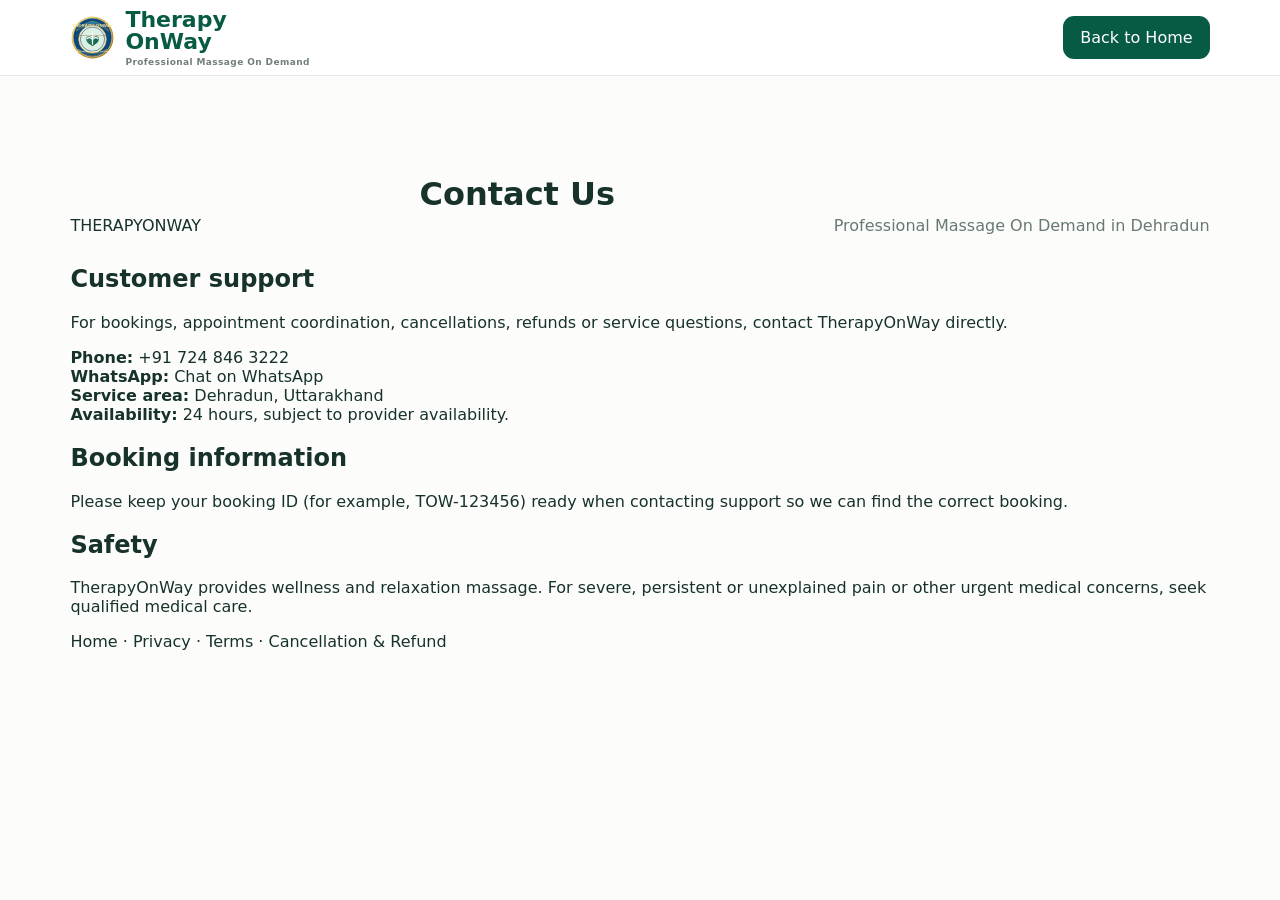
<file: contact.html>
<!doctype html><html lang="en"><head><meta charset="utf-8"><meta name="viewport" content="width=device-width,initial-scale=1"><title>Contact TherapyOnWay | Dehradun</title><meta name="description" content="Contact TherapyOnWay for at-home massage and wellness bookings in Dehradun."><link rel="canonical" href="https://vr647048-max.github.io/my-first-project-RelaxGo/contact.html"><link rel="stylesheet" href="style.css"></head><body><header class="topbar"><a class="brand" href="index.html"><img src="assets/logo.svg" alt="TherapyOnWay logo"><span>Therapy<span>OnWay</span><small>Professional Massage On Demand</small></span></a><a class="nav-call" href="index.html">Back to Home</a></header><main class="section"><div class="section-title"><span>THERAPYONWAY</span><h1>Contact Us</h1><p>Professional Massage On Demand in Dehradun</p></div><div class="legal-copy"><h2>Customer support</h2><p>For bookings, appointment coordination, cancellations, refunds or service questions, contact TherapyOnWay directly.</p><p><strong>Phone:</strong> <a href="tel:+917248463222">+91 724 846 3222</a><br><strong>WhatsApp:</strong> <a target="_blank" rel="noopener" href="https://wa.me/917248463222">Chat on WhatsApp</a><br><strong>Service area:</strong> Dehradun, Uttarakhand<br><strong>Availability:</strong> 24 hours, subject to provider availability.</p><h2>Booking information</h2><p>Please keep your booking ID (for example, TOW-123456) ready when contacting support so we can find the correct booking.</p><h2>Safety</h2><p>TherapyOnWay provides wellness and relaxation massage. For severe, persistent or unexplained pain or other urgent medical concerns, seek qualified medical care.</p><p><a href="index.html">Home</a> · <a href="privacy.html">Privacy</a> · <a href="terms.html">Terms</a> · <a href="refund.html">Cancellation & Refund</a></p></div></main></body></html>
</file>
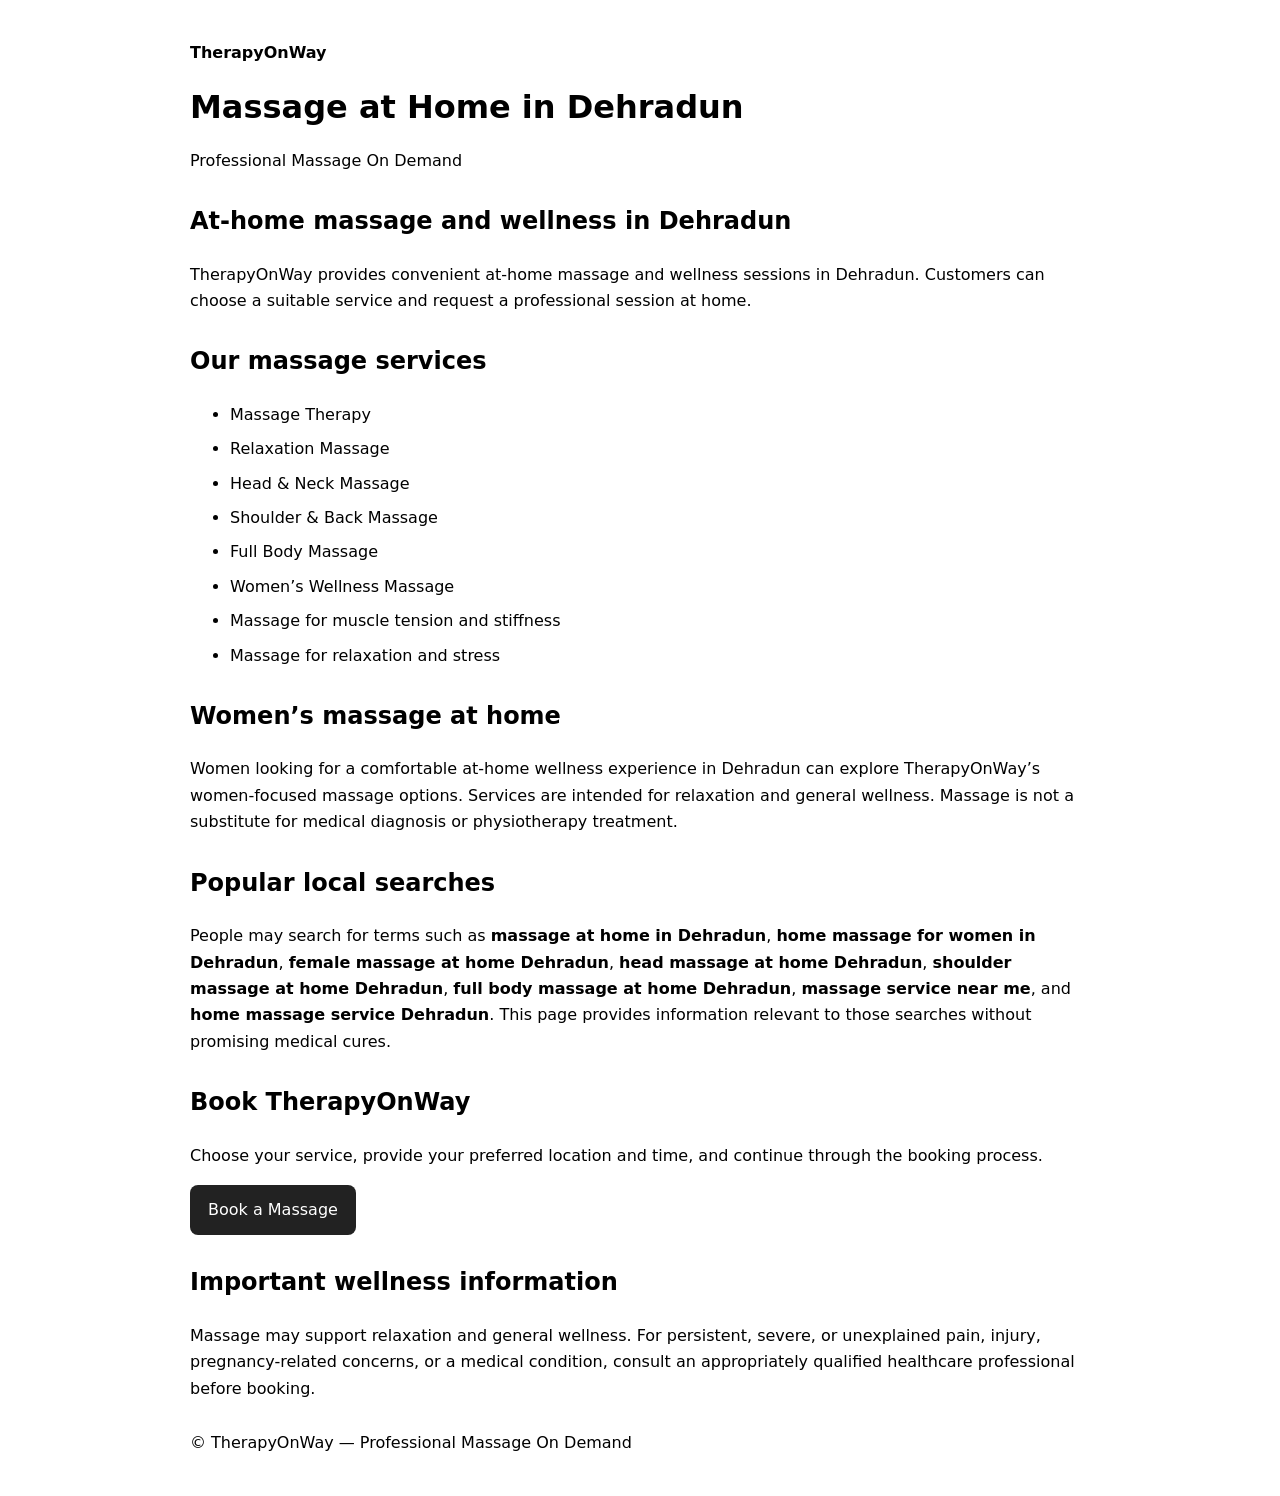
<file: massage-at-home-dehradun.html>
<!doctype html><html lang="en"><head><meta charset="utf-8"><meta name="viewport" content="width=device-width,initial-scale=1"><title>Massage at Home in Dehradun | TherapyOnWay</title><meta name="description" content="TherapyOnWay offers professional at-home massage and wellness services in Dehradun, including full body, head, neck, shoulder and back massage for women and adults."><link rel="canonical" href="https://vr647048-max.github.io/my-first-project-RelaxGo/massage-at-home-dehradun.html"><meta name="robots" content="index,follow"><meta property="og:title" content="Massage at Home in Dehradun | TherapyOnWay"><meta property="og:description" content="Professional home massage and wellness services in Dehradun. Explore services and book with TherapyOnWay."><meta property="og:type" content="website"><meta property="og:url" content="https://vr647048-max.github.io/my-first-project-RelaxGo/massage-at-home-dehradun.html"><style>body{font-family:system-ui,-apple-system,Segoe UI,sans-serif;max-width:900px;margin:auto;padding:24px;line-height:1.65}h1{line-height:1.2}section{margin:28px 0}a.button{display:inline-block;padding:12px 18px;border-radius:8px;background:#222;color:#fff;text-decoration:none}li{margin:8px 0}</style></head><body><header><p><strong>TherapyOnWay</strong></p><h1>Massage at Home in Dehradun</h1><p>Professional Massage On Demand</p></header><main><section><h2>At-home massage and wellness in Dehradun</h2><p>TherapyOnWay provides convenient at-home massage and wellness sessions in Dehradun. Customers can choose a suitable service and request a professional session at home.</p></section><section><h2>Our massage services</h2><ul><li>Massage Therapy</li><li>Relaxation Massage</li><li>Head &amp; Neck Massage</li><li>Shoulder &amp; Back Massage</li><li>Full Body Massage</li><li>Women’s Wellness Massage</li><li>Massage for muscle tension and stiffness</li><li>Massage for relaxation and stress</li></ul></section><section><h2>Women’s massage at home</h2><p>Women looking for a comfortable at-home wellness experience in Dehradun can explore TherapyOnWay’s women-focused massage options. Services are intended for relaxation and general wellness. Massage is not a substitute for medical diagnosis or physiotherapy treatment.</p></section><section><h2>Popular local searches</h2><p>People may search for terms such as <strong>massage at home in Dehradun</strong>, <strong>home massage for women in Dehradun</strong>, <strong>female massage at home Dehradun</strong>, <strong>head massage at home Dehradun</strong>, <strong>shoulder massage at home Dehradun</strong>, <strong>full body massage at home Dehradun</strong>, <strong>massage service near me</strong>, and <strong>home massage service Dehradun</strong>. This page provides information relevant to those searches without promising medical cures.</p></section><section><h2>Book TherapyOnWay</h2><p>Choose your service, provide your preferred location and time, and continue through the booking process.</p><a class="button" href="./">Book a Massage</a></section><section><h2>Important wellness information</h2><p>Massage may support relaxation and general wellness. For persistent, severe, or unexplained pain, injury, pregnancy-related concerns, or a medical condition, consult an appropriately qualified healthcare professional before booking.</p></section></main><footer><p>© TherapyOnWay — Professional Massage On Demand</p></footer></body></html>
</file>
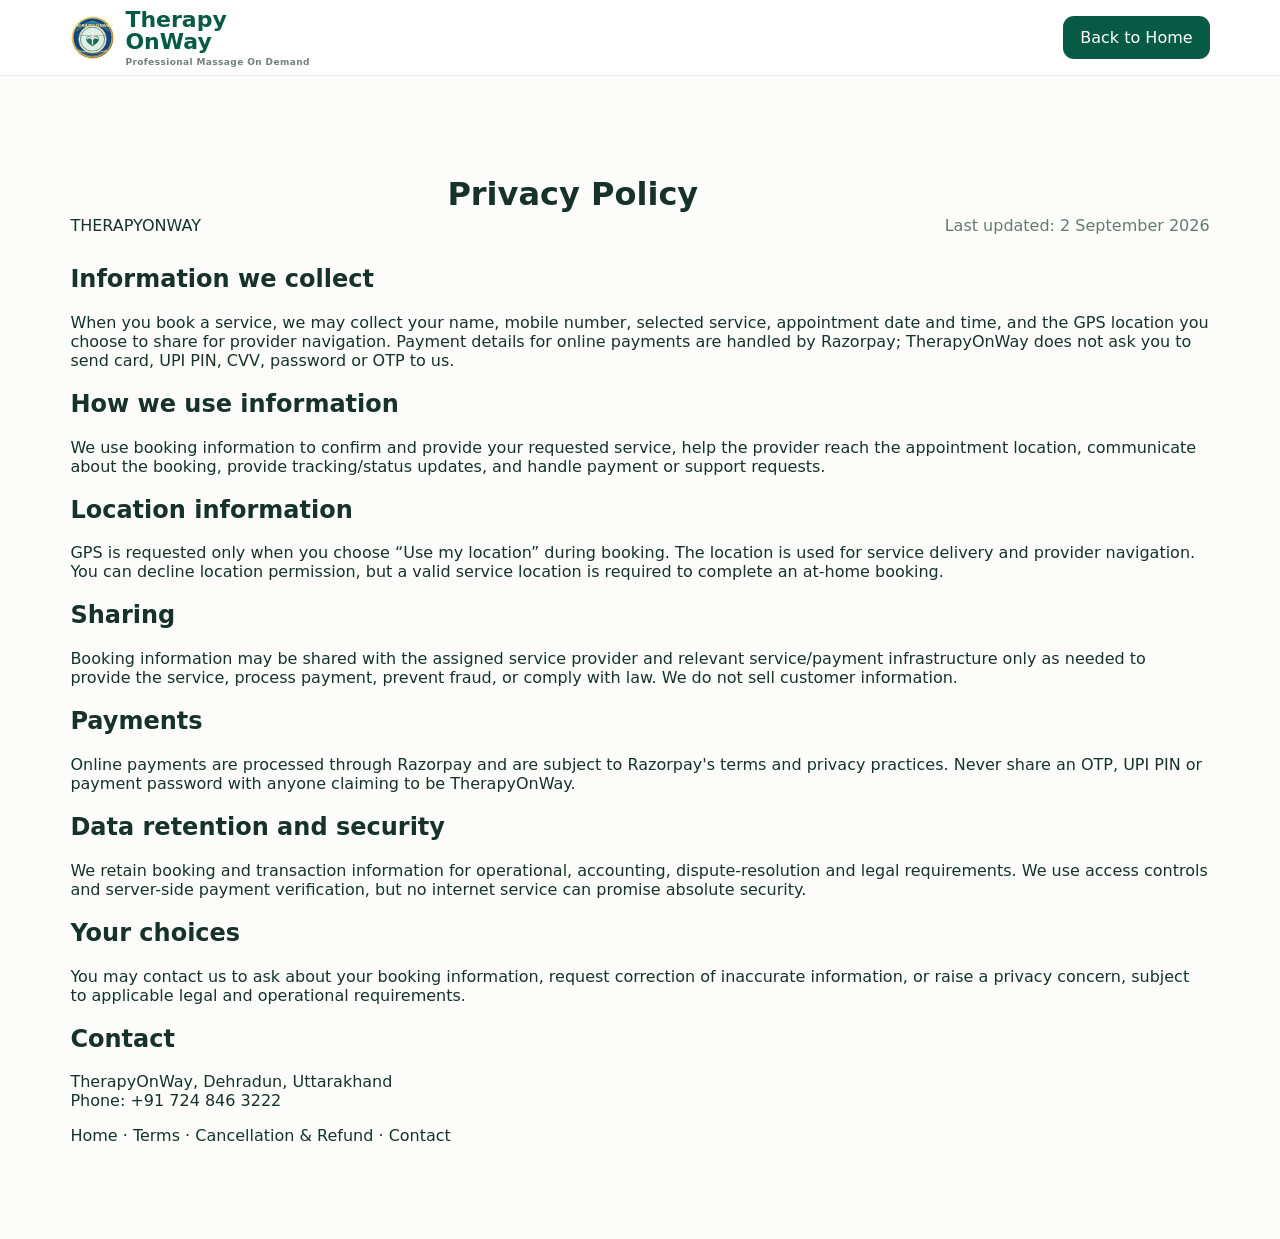
<file: privacy.html>
<!doctype html><html lang="en"><head><meta charset="utf-8"><meta name="viewport" content="width=device-width,initial-scale=1"><title>Privacy Policy | TherapyOnWay</title><meta name="description" content="Privacy Policy for TherapyOnWay professional at-home massage and wellness services in Dehradun."><link rel="canonical" href="https://vr647048-max.github.io/my-first-project-RelaxGo/privacy.html"><link rel="stylesheet" href="style.css"></head><body><header class="topbar"><a class="brand" href="index.html"><img src="assets/logo.svg" alt="TherapyOnWay logo"><span>Therapy<span>OnWay</span><small>Professional Massage On Demand</small></span></a><a class="nav-call" href="index.html">Back to Home</a></header><main class="section"><div class="section-title"><span>THERAPYONWAY</span><h1>Privacy Policy</h1><p>Last updated: 2 September 2026</p></div><div class="legal-copy"><h2>Information we collect</h2><p>When you book a service, we may collect your name, mobile number, selected service, appointment date and time, and the GPS location you choose to share for provider navigation. Payment details for online payments are handled by Razorpay; TherapyOnWay does not ask you to send card, UPI PIN, CVV, password or OTP to us.</p><h2>How we use information</h2><p>We use booking information to confirm and provide your requested service, help the provider reach the appointment location, communicate about the booking, provide tracking/status updates, and handle payment or support requests.</p><h2>Location information</h2><p>GPS is requested only when you choose “Use my location” during booking. The location is used for service delivery and provider navigation. You can decline location permission, but a valid service location is required to complete an at-home booking.</p><h2>Sharing</h2><p>Booking information may be shared with the assigned service provider and relevant service/payment infrastructure only as needed to provide the service, process payment, prevent fraud, or comply with law. We do not sell customer information.</p><h2>Payments</h2><p>Online payments are processed through Razorpay and are subject to Razorpay's terms and privacy practices. Never share an OTP, UPI PIN or payment password with anyone claiming to be TherapyOnWay.</p><h2>Data retention and security</h2><p>We retain booking and transaction information for operational, accounting, dispute-resolution and legal requirements. We use access controls and server-side payment verification, but no internet service can promise absolute security.</p><h2>Your choices</h2><p>You may contact us to ask about your booking information, request correction of inaccurate information, or raise a privacy concern, subject to applicable legal and operational requirements.</p><h2>Contact</h2><p>TherapyOnWay, Dehradun, Uttarakhand<br>Phone: <a href="tel:+917248463222">+91 724 846 3222</a></p><p><a href="index.html">Home</a> · <a href="terms.html">Terms</a> · <a href="refund.html">Cancellation & Refund</a> · <a href="contact.html">Contact</a></p></div></main></body></html>
</file>
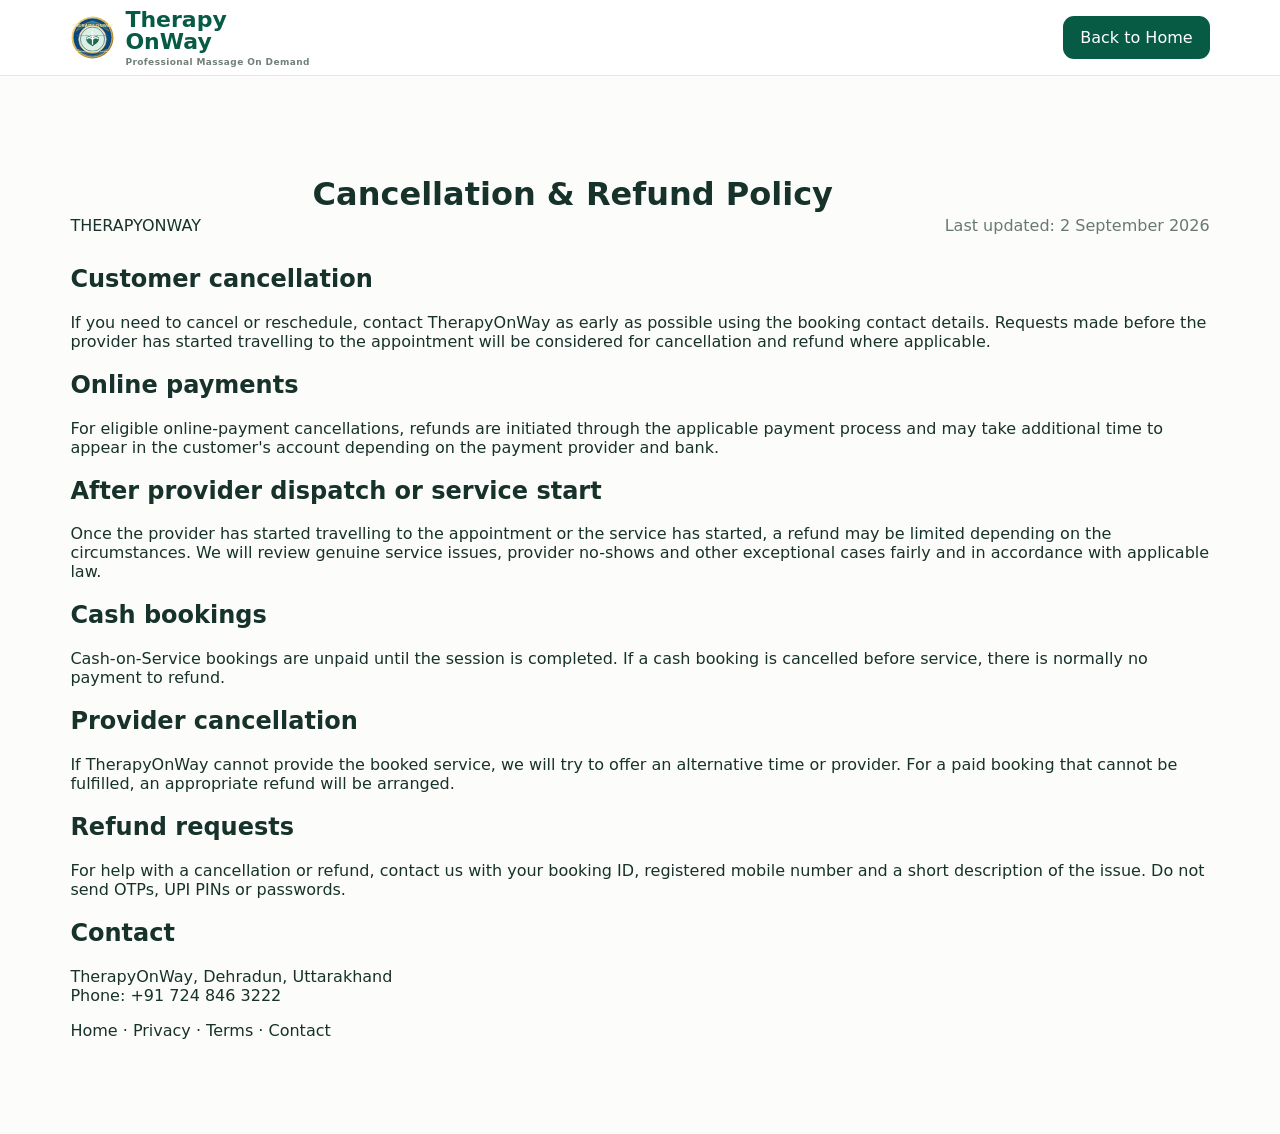
<file: refund.html>
<!doctype html><html lang="en"><head><meta charset="utf-8"><meta name="viewport" content="width=device-width,initial-scale=1"><title>Cancellation & Refund Policy | TherapyOnWay</title><meta name="description" content="Cancellation and refund policy for TherapyOnWay at-home massage and wellness bookings."><link rel="canonical" href="https://vr647048-max.github.io/my-first-project-RelaxGo/refund.html"><link rel="stylesheet" href="style.css"></head><body><header class="topbar"><a class="brand" href="index.html"><img src="assets/logo.svg" alt="TherapyOnWay logo"><span>Therapy<span>OnWay</span><small>Professional Massage On Demand</small></span></a><a class="nav-call" href="index.html">Back to Home</a></header><main class="section"><div class="section-title"><span>THERAPYONWAY</span><h1>Cancellation & Refund Policy</h1><p>Last updated: 2 September 2026</p></div><div class="legal-copy"><h2>Customer cancellation</h2><p>If you need to cancel or reschedule, contact TherapyOnWay as early as possible using the booking contact details. Requests made before the provider has started travelling to the appointment will be considered for cancellation and refund where applicable.</p><h2>Online payments</h2><p>For eligible online-payment cancellations, refunds are initiated through the applicable payment process and may take additional time to appear in the customer's account depending on the payment provider and bank.</p><h2>After provider dispatch or service start</h2><p>Once the provider has started travelling to the appointment or the service has started, a refund may be limited depending on the circumstances. We will review genuine service issues, provider no-shows and other exceptional cases fairly and in accordance with applicable law.</p><h2>Cash bookings</h2><p>Cash-on-Service bookings are unpaid until the session is completed. If a cash booking is cancelled before service, there is normally no payment to refund.</p><h2>Provider cancellation</h2><p>If TherapyOnWay cannot provide the booked service, we will try to offer an alternative time or provider. For a paid booking that cannot be fulfilled, an appropriate refund will be arranged.</p><h2>Refund requests</h2><p>For help with a cancellation or refund, contact us with your booking ID, registered mobile number and a short description of the issue. Do not send OTPs, UPI PINs or passwords.</p><h2>Contact</h2><p>TherapyOnWay, Dehradun, Uttarakhand<br>Phone: <a href="tel:+917248463222">+91 724 846 3222</a></p><p><a href="index.html">Home</a> · <a href="privacy.html">Privacy</a> · <a href="terms.html">Terms</a> · <a href="contact.html">Contact</a></p></div></main></body></html>
</file>
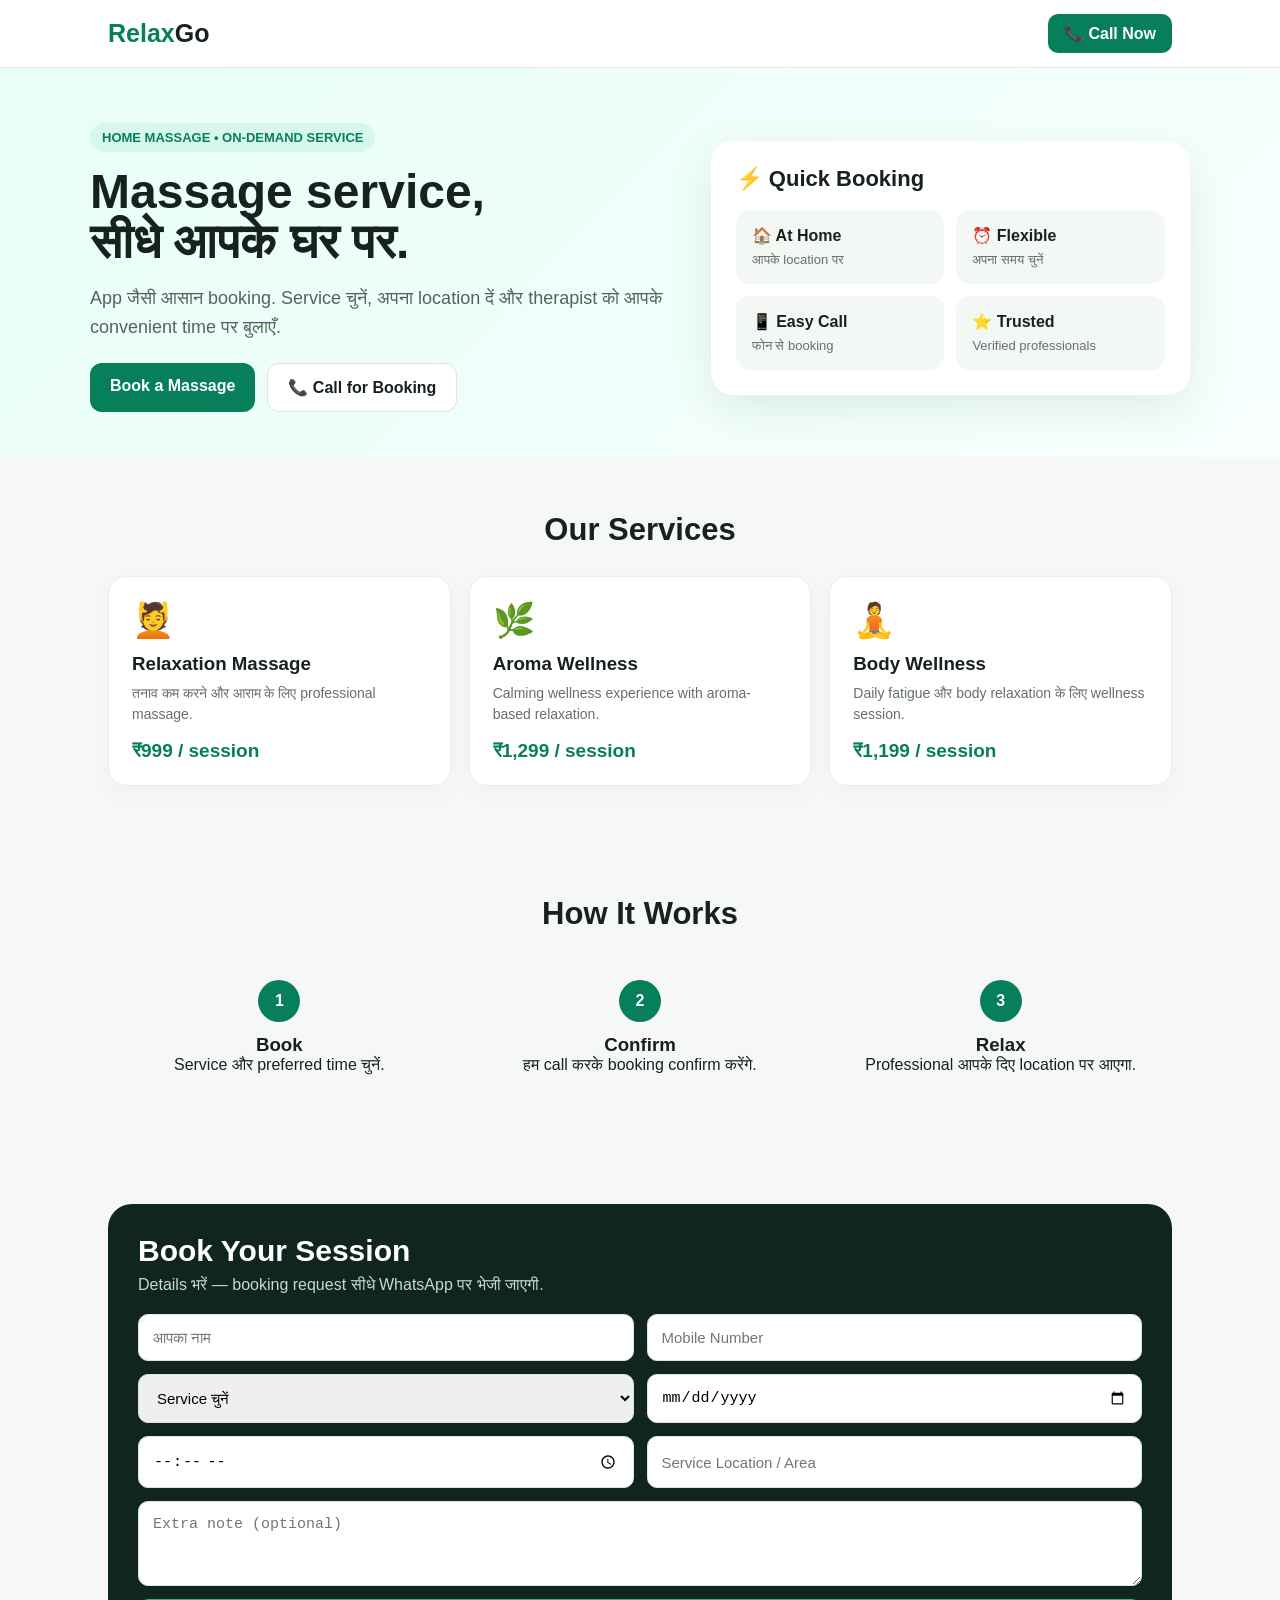
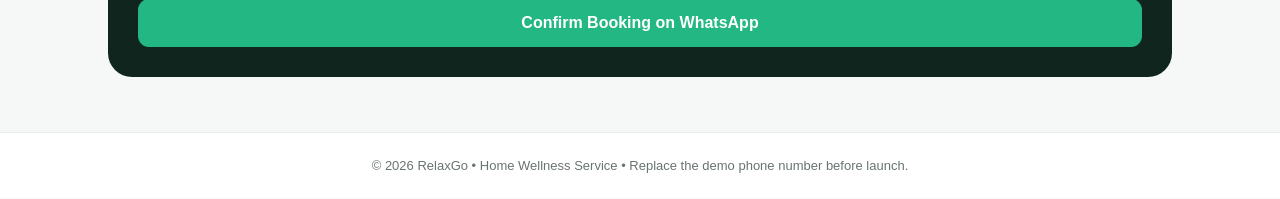
<file: relaxgo_massage_booking_website-3.html>
<!DOCTYPE html>
<html lang="hi">
<head>
<meta charset="UTF-8">
<meta name="viewport" content="width=device-width, initial-scale=1.0">
<title>RelaxGo — Home Massage</title>
<style>
*{box-sizing:border-box;margin:0;padding:0}
body{font-family:Arial,Helvetica,sans-serif;background:#f6f8f7;color:#17221d}
a{text-decoration:none;color:inherit}
header{background:#fff;position:sticky;top:0;z-index:10;border-bottom:1px solid #e8ece9}
.nav{max-width:1100px;margin:auto;padding:14px 18px;display:flex;align-items:center;justify-content:space-between}
.logo{font-size:25px;font-weight:800;color:#087f5b}.logo span{color:#17221d}
.navbtn{background:#087f5b;color:#fff;padding:10px 16px;border-radius:10px;font-weight:700}
.hero{background:linear-gradient(135deg,#e7fff5,#f8fffc);padding:55px 18px 45px}
.hero-inner{max-width:1100px;margin:auto;display:grid;grid-template-columns:1.1fr .9fr;gap:35px;align-items:center}
.badge{display:inline-block;background:#d7f7ea;color:#087f5b;padding:7px 12px;border-radius:20px;font-size:13px;font-weight:700;margin-bottom:15px}
h1{font-size:48px;line-height:1.05;margin-bottom:16px}
.hero p{font-size:18px;line-height:1.6;color:#56625d;margin-bottom:22px}
.actions{display:flex;gap:12px;flex-wrap:wrap}
.primary,.secondary{padding:14px 20px;border-radius:12px;font-weight:800;display:inline-block}
.primary{background:#087f5b;color:white}.secondary{background:white;border:1px solid #dce5e0}
.hero-card{background:#fff;border-radius:22px;padding:25px;box-shadow:0 15px 45px #0b3d2b18}
.hero-card h3{font-size:22px;margin-bottom:18px}
.quick{display:grid;grid-template-columns:1fr 1fr;gap:12px}
.quick div{background:#f3f8f5;border-radius:14px;padding:16px}
.quick b{display:block;margin-bottom:5px}.quick span{font-size:13px;color:#64716b}
section{max-width:1100px;margin:auto;padding:55px 18px}
.section-title{text-align:center;font-size:31px;margin-bottom:28px}
.cards{display:grid;grid-template-columns:repeat(3,1fr);gap:18px}
.card{background:#fff;border:1px solid #e8eeeb;border-radius:18px;padding:23px;box-shadow:0 8px 25px #153d2b08}
.icon{font-size:34px;margin-bottom:13px}.card h3{margin-bottom:8px}.card p{color:#65716c;line-height:1.5;font-size:14px}.price{margin-top:15px;font-size:19px;font-weight:800;color:#087f5b}
.steps{display:grid;grid-template-columns:repeat(3,1fr);gap:18px}.step{text-align:center;padding:20px}.num{width:42px;height:42px;margin:0 auto 12px;background:#087f5b;color:#fff;border-radius:50%;display:grid;place-items:center;font-weight:800}
.booking{background:#10251e;color:white;border-radius:24px;padding:30px}
.booking h2{font-size:30px;margin-bottom:8px}.booking p{color:#c9d8d2;margin-bottom:20px}
form{display:grid;grid-template-columns:1fr 1fr;gap:13px}
input,select,textarea{width:100%;padding:14px;border-radius:10px;border:1px solid #dbe5e0;font-size:15px}
textarea{grid-column:1/-1;min-height:85px}.full{grid-column:1/-1}
.submit{border:0;background:#22b783;color:#fff;padding:15px;border-radius:11px;font-size:16px;font-weight:800;cursor:pointer}
footer{background:#fff;border-top:1px solid #e7ece9;padding:25px 18px;text-align:center;color:#68746f;font-size:13px}
@media(max-width:750px){h1{font-size:38px}.hero-inner{grid-template-columns:1fr}.cards,.steps{grid-template-columns:1fr}.quick{grid-template-columns:1fr 1fr}form{grid-template-columns:1fr}textarea,.full{grid-column:auto}.navbtn{padding:9px 12px}}
</style>
</head>
<body>
<header>
  <div class="nav">
    <div class="logo">Relax<span>Go</span></div>
    <a class="navbtn" href="tel:+91724846322">📞 Call Now</a>
  </div>
</header>

<div class="hero">
  <div class="hero-inner">
    <div>
      <div class="badge">HOME MASSAGE • ON-DEMAND SERVICE</div>
      <h1>Massage service,<br>सीधे आपके घर पर.</h1>
      <p>App जैसी आसान booking. Service चुनें, अपना location दें और therapist को आपके convenient time पर बुलाएँ.</p>
      <div class="actions">
        <a class="primary" href="#booking">Book a Massage</a>
        <a class="secondary" href="tel:+91724846322">📞 Call for Booking</a>
      </div>
    </div>
    <div class="hero-card">
      <h3>⚡ Quick Booking</h3>
      <div class="quick">
        <div><b>🏠 At Home</b><span>आपके location पर</span></div>
        <div><b>⏰ Flexible</b><span>अपना समय चुनें</span></div>
        <div><b>📱 Easy Call</b><span>फोन से booking</span></div>
        <div><b>⭐ Trusted</b><span>Verified professionals</span></div>
      </div>
    </div>
  </div>
</div>

<section>
<h2 class="section-title">Our Services</h2>
<div class="cards">
  <div class="card"><div class="icon">💆</div><h3>Relaxation Massage</h3><p>तनाव कम करने और आराम के लिए professional massage.</p><div class="price">₹999 / session</div></div>
  <div class="card"><div class="icon">🌿</div><h3>Aroma Wellness</h3><p>Calming wellness experience with aroma-based relaxation.</p><div class="price">₹1,299 / session</div></div>
  <div class="card"><div class="icon">🧘</div><h3>Body Wellness</h3><p>Daily fatigue और body relaxation के लिए wellness session.</p><div class="price">₹1,199 / session</div></div>
</div>
</section>

<section>
<h2 class="section-title">How It Works</h2>
<div class="steps">
  <div class="step"><div class="num">1</div><h3>Book</h3><p>Service और preferred time चुनें.</p></div>
  <div class="step"><div class="num">2</div><h3>Confirm</h3><p>हम call करके booking confirm करेंगे.</p></div>
  <div class="step"><div class="num">3</div><h3>Relax</h3><p>Professional आपके दिए location पर आएगा.</p></div>
</div>
</section>

<section id="booking">
<div class="booking">
<h2>Book Your Session</h2>
<p>Details भरें — booking request सीधे WhatsApp पर भेजी जाएगी.</p>
<form onsubmit="sendWhatsApp(event)">
  <input id="name" required placeholder="आपका नाम">
  <input id="phone" required type="tel" placeholder="Mobile Number">
  <select id="service" required>
    <option value="">Service चुनें</option>
    <option>Relaxation Massage</option>
    <option>Aroma Wellness</option>
    <option>Body Wellness</option>
  </select>
  <input id="date" required type="date">
  <input id="time" required type="time">
  <input id="location" required placeholder="Service Location / Area">
  <textarea id="note" placeholder="Extra note (optional)"></textarea>
  <button class="submit full" type="submit">Confirm Booking on WhatsApp</button>
</form>
</div>
</section>

<footer>
© 2026 RelaxGo • Home Wellness Service • Replace the demo phone number before launch.
</footer>

<script>
function sendWhatsApp(e){
  e.preventDefault();
  const n=document.getElementById('name').value;
  const p=document.getElementById('phone').value;
  const s=document.getElementById('service').value;
  const d=document.getElementById('date').value;
  const t=document.getElementById('time').value;
  const l=document.getElementById('location').value;
  const note=document.getElementById('note').value;
  const msg=`New Booking Request%0A%0AName: ${encodeURIComponent(n)}%0AMobile: ${encodeURIComponent(p)}%0AService: ${encodeURIComponent(s)}%0ADate: ${encodeURIComponent(d)}%0ATime: ${encodeURIComponent(t)}%0ALocation: ${encodeURIComponent(l)}%0ANote: ${encodeURIComponent(note)}`;
  window.open('https://wa.me/919999999999?text='+msg,'_blank');
}
</script>
</body>
</html>
</file>
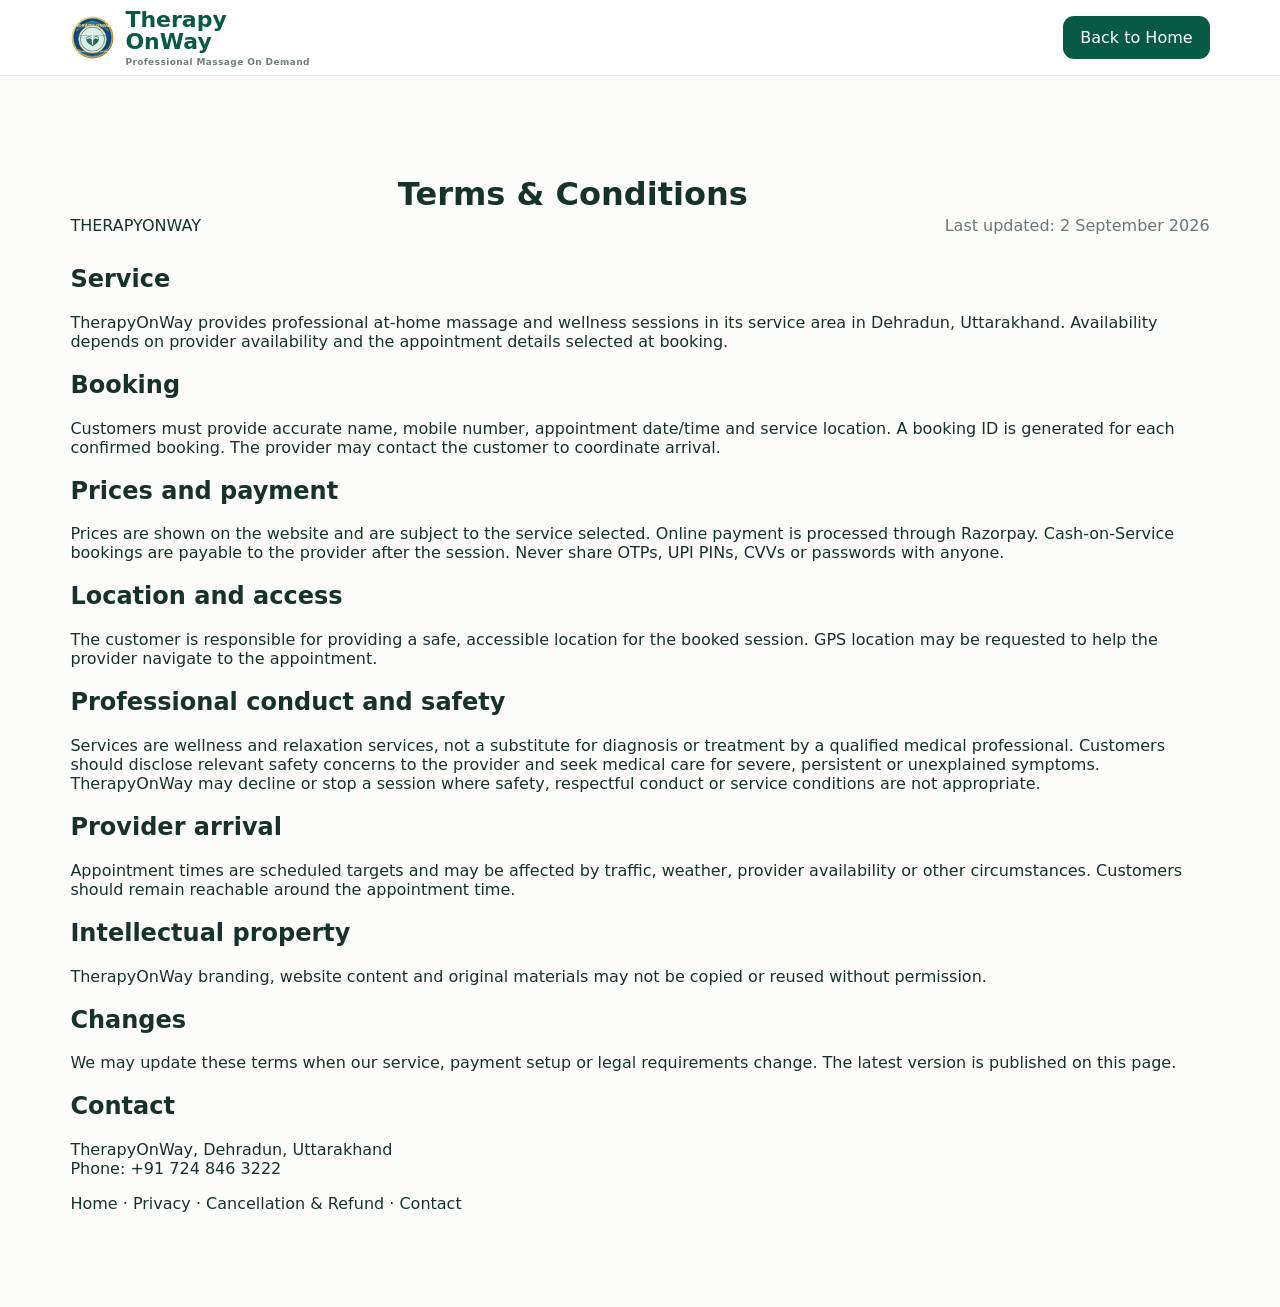
<file: terms.html>
<!doctype html><html lang="en"><head><meta charset="utf-8"><meta name="viewport" content="width=device-width,initial-scale=1"><title>Terms & Conditions | TherapyOnWay</title><meta name="description" content="Terms and Conditions for TherapyOnWay at-home massage and wellness services in Dehradun."><link rel="canonical" href="https://vr647048-max.github.io/my-first-project-RelaxGo/terms.html"><link rel="stylesheet" href="style.css"></head><body><header class="topbar"><a class="brand" href="index.html"><img src="assets/logo.svg" alt="TherapyOnWay logo"><span>Therapy<span>OnWay</span><small>Professional Massage On Demand</small></span></a><a class="nav-call" href="index.html">Back to Home</a></header><main class="section"><div class="section-title"><span>THERAPYONWAY</span><h1>Terms & Conditions</h1><p>Last updated: 2 September 2026</p></div><div class="legal-copy"><h2>Service</h2><p>TherapyOnWay provides professional at-home massage and wellness sessions in its service area in Dehradun, Uttarakhand. Availability depends on provider availability and the appointment details selected at booking.</p><h2>Booking</h2><p>Customers must provide accurate name, mobile number, appointment date/time and service location. A booking ID is generated for each confirmed booking. The provider may contact the customer to coordinate arrival.</p><h2>Prices and payment</h2><p>Prices are shown on the website and are subject to the service selected. Online payment is processed through Razorpay. Cash-on-Service bookings are payable to the provider after the session. Never share OTPs, UPI PINs, CVVs or passwords with anyone.</p><h2>Location and access</h2><p>The customer is responsible for providing a safe, accessible location for the booked session. GPS location may be requested to help the provider navigate to the appointment.</p><h2>Professional conduct and safety</h2><p>Services are wellness and relaxation services, not a substitute for diagnosis or treatment by a qualified medical professional. Customers should disclose relevant safety concerns to the provider and seek medical care for severe, persistent or unexplained symptoms. TherapyOnWay may decline or stop a session where safety, respectful conduct or service conditions are not appropriate.</p><h2>Provider arrival</h2><p>Appointment times are scheduled targets and may be affected by traffic, weather, provider availability or other circumstances. Customers should remain reachable around the appointment time.</p><h2>Intellectual property</h2><p>TherapyOnWay branding, website content and original materials may not be copied or reused without permission.</p><h2>Changes</h2><p>We may update these terms when our service, payment setup or legal requirements change. The latest version is published on this page.</p><h2>Contact</h2><p>TherapyOnWay, Dehradun, Uttarakhand<br>Phone: <a href="tel:+917248463222">+91 724 846 3222</a></p><p><a href="index.html">Home</a> · <a href="privacy.html">Privacy</a> · <a href="refund.html">Cancellation & Refund</a> · <a href="contact.html">Contact</a></p></div></main></body></html>
</file>
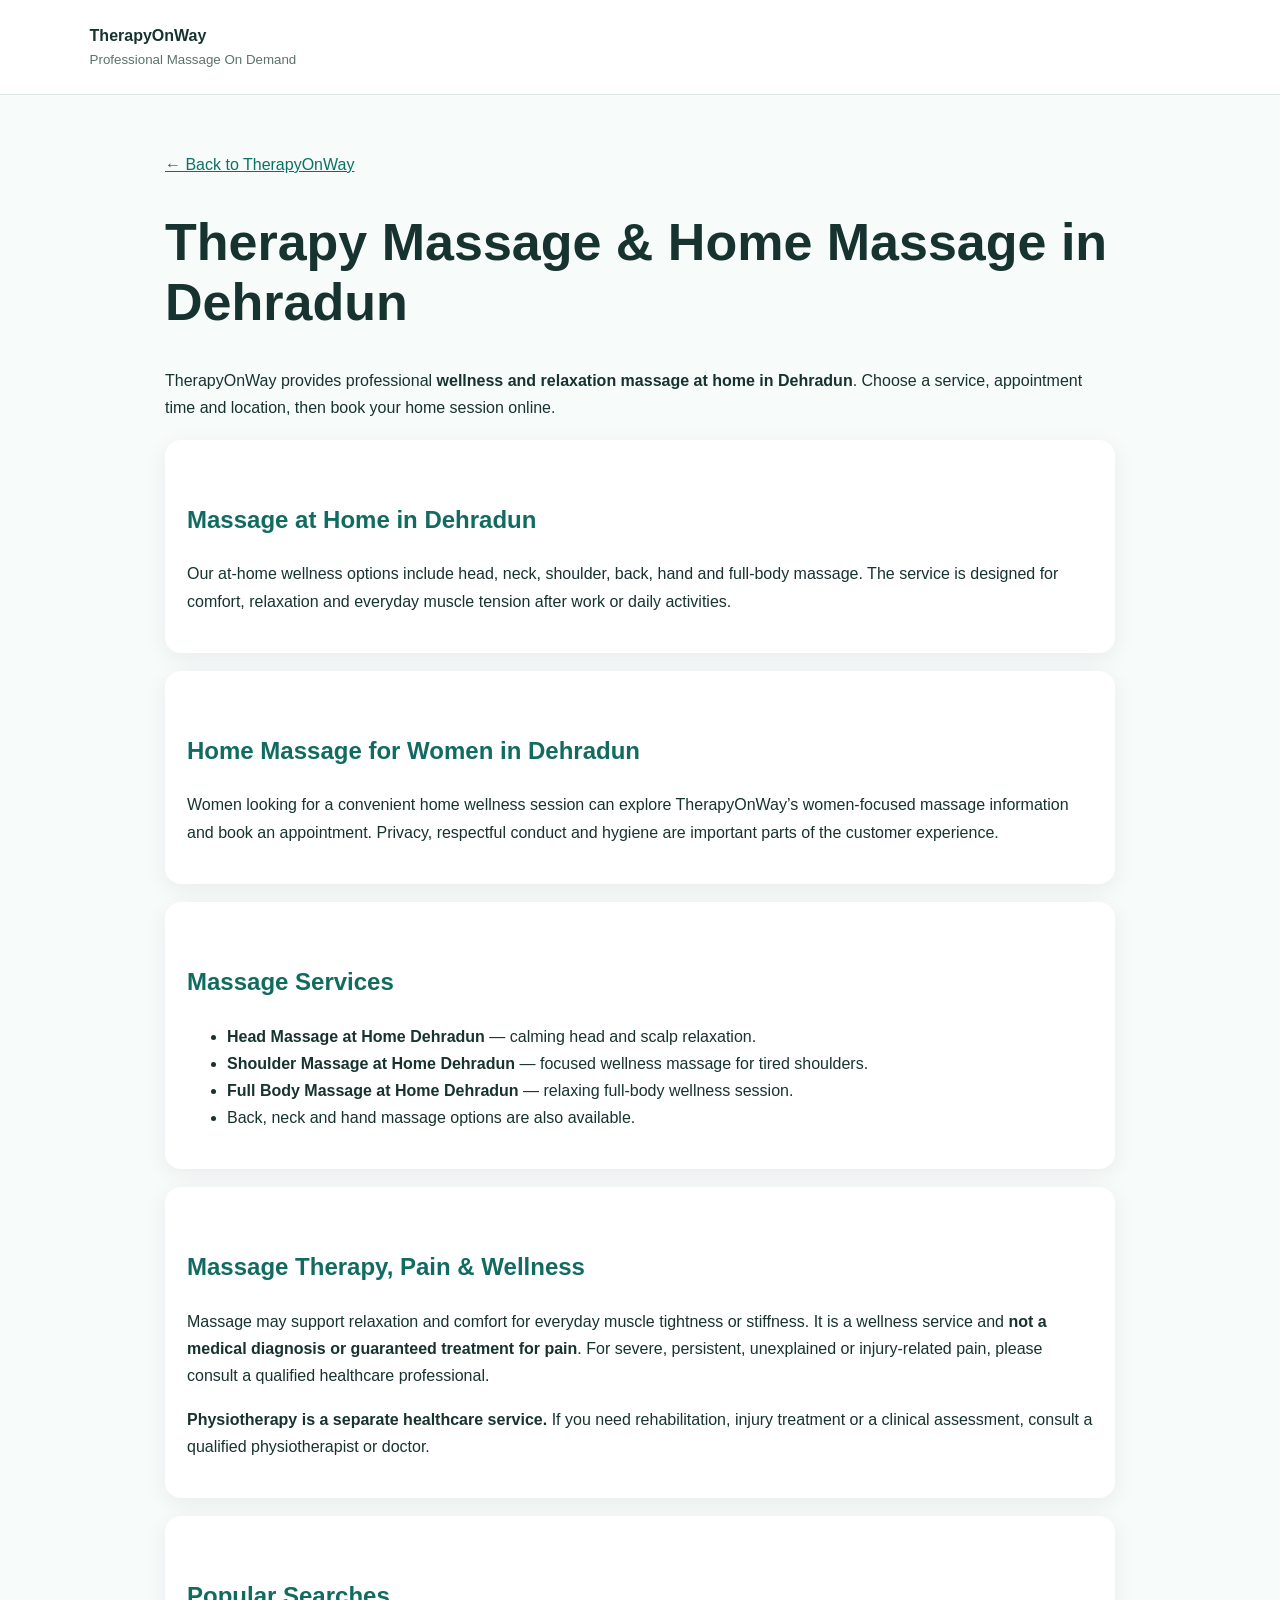
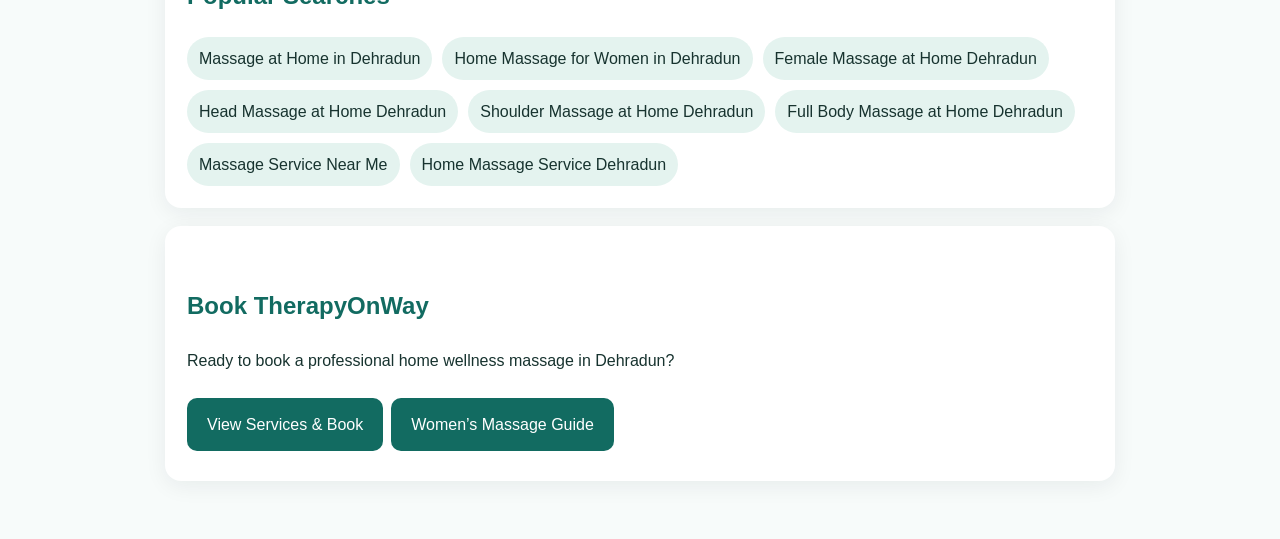
<file: therapy-massage-dehradun.html>
<!doctype html>
<html lang="en-IN">
<head>
<meta charset="utf-8">
<meta name="viewport" content="width=device-width,initial-scale=1">
<title>Therapy Massage in Dehradun | Home Massage & Women’s Wellness | TherapyOnWay</title>
<meta name="description" content="TherapyOnWay offers professional wellness massage at home in Dehradun, including head, neck, shoulder, back and full-body massage. Home massage for women and convenient online booking.">
<meta name="robots" content="index,follow,max-image-preview:large">
<link rel="canonical" href="https://vr647048-max.github.io/my-first-project-RelaxGo/therapy-massage-dehradun.html">
<meta property="og:type" content="article">
<meta property="og:title" content="Therapy Massage in Dehradun | TherapyOnWay">
<meta property="og:description" content="Professional at-home wellness massage in Dehradun for relaxation, everyday muscle tension and comfort. Women’s home massage options and online booking.">
<meta property="og:url" content="https://vr647048-max.github.io/my-first-project-RelaxGo/therapy-massage-dehradun.html">
<style>body{font-family:Arial,sans-serif;line-height:1.7;margin:0;color:#17332f;background:#f7fbfa}header{padding:22px 7%;background:#fff;border-bottom:1px solid #dce9e6}main{max-width:950px;margin:auto;padding:40px 22px}h1{font-size:clamp(30px,5vw,52px);line-height:1.15}h2{margin-top:38px;color:#126b61}.card{background:#fff;border-radius:16px;padding:22px;margin:18px 0;box-shadow:0 5px 22px #1231  }a{color:#0b7165}.keywords{display:flex;flex-wrap:wrap;gap:10px}.keywords span{background:#e4f3ef;padding:8px 12px;border-radius:30px}.cta{display:inline-block;background:#126b61;color:#fff;text-decoration:none;padding:13px 20px;border-radius:10px;margin:8px 8px 8px 0}small{display:block;color:#5b716d}</style>
<script type="application/ld+json">{"@context":"https://schema.org","@type":"WebPage","name":"Therapy Massage in Dehradun","url":"https://vr647048-max.github.io/my-first-project-RelaxGo/therapy-massage-dehradun.html","about":["massage at home in Dehradun","home massage for women in Dehradun","head massage at home Dehradun","shoulder massage at home Dehradun","full body massage at home Dehradun","massage service near me","home massage service Dehradun"]}</script>
</head>
<body><header><strong>TherapyOnWay</strong><small>Professional Massage On Demand</small></header><main>
<p><a href="index.html">← Back to TherapyOnWay</a></p>
<h1>Therapy Massage & Home Massage in Dehradun</h1>
<p>TherapyOnWay provides professional <strong>wellness and relaxation massage at home in Dehradun</strong>. Choose a service, appointment time and location, then book your home session online.</p>
<div class="card"><h2>Massage at Home in Dehradun</h2><p>Our at-home wellness options include head, neck, shoulder, back, hand and full-body massage. The service is designed for comfort, relaxation and everyday muscle tension after work or daily activities.</p></div>
<div class="card"><h2>Home Massage for Women in Dehradun</h2><p>Women looking for a convenient home wellness session can explore TherapyOnWay’s women-focused massage information and book an appointment. Privacy, respectful conduct and hygiene are important parts of the customer experience.</p></div>
<div class="card"><h2>Massage Services</h2><ul><li><strong>Head Massage at Home Dehradun</strong> — calming head and scalp relaxation.</li><li><strong>Shoulder Massage at Home Dehradun</strong> — focused wellness massage for tired shoulders.</li><li><strong>Full Body Massage at Home Dehradun</strong> — relaxing full-body wellness session.</li><li>Back, neck and hand massage options are also available.</li></ul></div>
<div class="card"><h2>Massage Therapy, Pain & Wellness</h2><p>Massage may support relaxation and comfort for everyday muscle tightness or stiffness. It is a wellness service and <strong>not a medical diagnosis or guaranteed treatment for pain</strong>. For severe, persistent, unexplained or injury-related pain, please consult a qualified healthcare professional.</p><p><strong>Physiotherapy is a separate healthcare service.</strong> If you need rehabilitation, injury treatment or a clinical assessment, consult a qualified physiotherapist or doctor.</p></div>
<div class="card"><h2>Popular Searches</h2><div class="keywords"><span>Massage at Home in Dehradun</span><span>Home Massage for Women in Dehradun</span><span>Female Massage at Home Dehradun</span><span>Head Massage at Home Dehradun</span><span>Shoulder Massage at Home Dehradun</span><span>Full Body Massage at Home Dehradun</span><span>Massage Service Near Me</span><span>Home Massage Service Dehradun</span></div></div>
<div class="card"><h2>Book TherapyOnWay</h2><p>Ready to book a professional home wellness massage in Dehradun?</p><a class="cta" href="index.html#services">View Services & Book</a><a class="cta" href="women-massage-at-home-dehradun.html">Women’s Massage Guide</a></div>
</main></body></html>
</file>
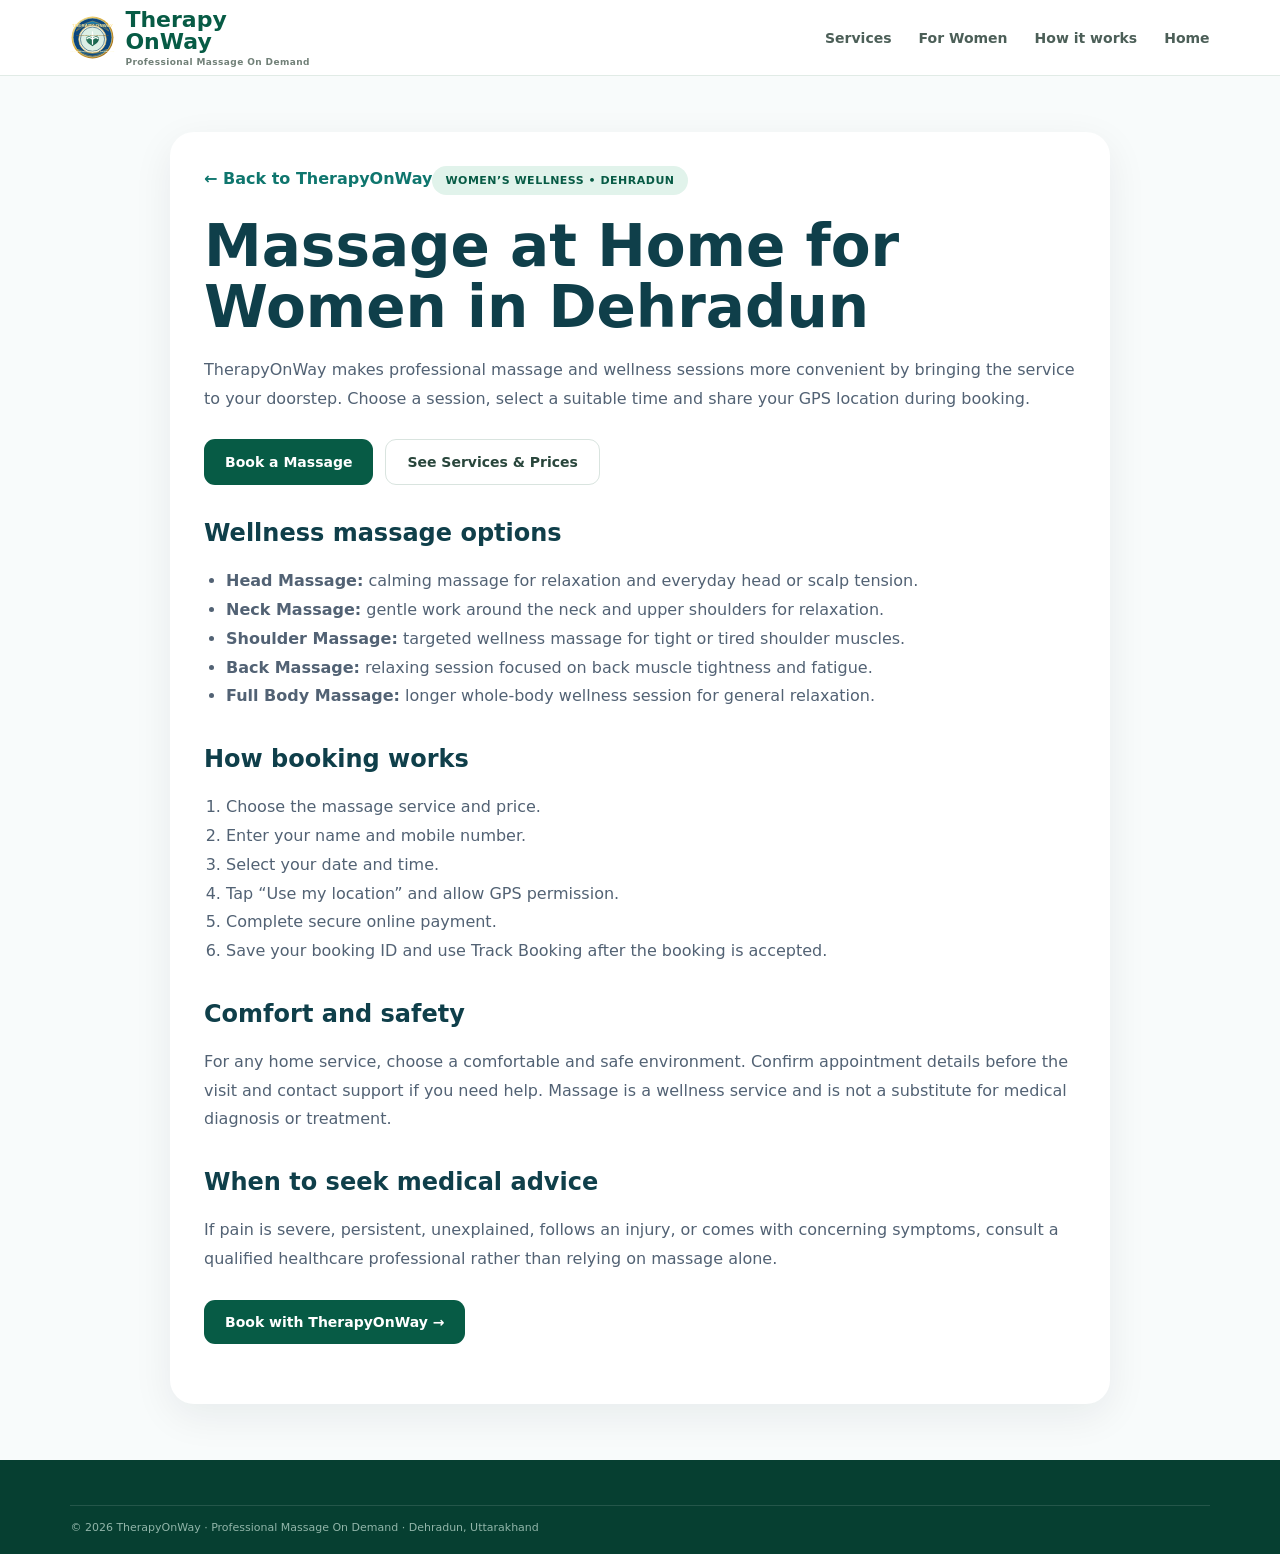
<file: women-massage-at-home-dehradun.html>
<!doctype html><html lang="en-IN"><head><meta charset="utf-8"><meta name="viewport" content="width=device-width,initial-scale=1"><title>Massage at Home for Women in Dehradun | TherapyOnWay</title><meta name="description" content="Professional massage at home for women in Dehradun from TherapyOnWay. Head, neck, shoulder, back and full-body wellness options with easy online booking."><meta name="robots" content="index,follow,max-image-preview:large"><link rel="canonical" href="https://vr647048-max.github.io/my-first-project-RelaxGo/women-massage-at-home-dehradun.html"><link rel="stylesheet" href="style.css"><link rel="stylesheet" href="seo-women.css"><style>body{background:#f8fbfb}.guide{max-width:980px;margin:0 auto;padding:56px 20px}.guide-card{background:#fff;border-radius:24px;padding:34px;box-shadow:0 12px 40px rgba(15,23,42,.07)}.guide h1{font-size:clamp(34px,5vw,58px);line-height:1.05;color:#0f3f4a;margin:12px 0 18px}.guide h2{color:#0f3f4a;margin-top:34px}.guide p,.guide li{color:#526274;line-height:1.8}.guide ul,.guide ol{padding-left:22px}.guide-cta{display:flex;gap:12px;flex-wrap:wrap;margin:26px 0}.guide .btn{text-decoration:none}.back{display:inline-block;margin-bottom:16px;color:#0f766e;font-weight:700}</style></head><body><header class="topbar"><a class="brand" href="index.html"><img src="assets/logo.svg" alt="TherapyOnWay logo"><span>Therapy<span>OnWay</span><small>Professional Massage On Demand</small></span></a><nav><a href="index.html#services">Services</a><a href="index.html#women">For Women</a><a href="index.html#how">How it works</a><a href="index.html">Home</a></nav></header><main class="guide"><div class="guide-card"><a class="back" href="index.html">← Back to TherapyOnWay</a><div class="pill">WOMEN’S WELLNESS • DEHRADUN</div><h1>Massage at Home for Women in Dehradun</h1><p>TherapyOnWay makes professional massage and wellness sessions more convenient by bringing the service to your doorstep. Choose a session, select a suitable time and share your GPS location during booking.</p><div class="guide-cta"><a class="btn primary" href="index.html">Book a Massage</a><a class="btn secondary" href="index.html#services">See Services & Prices</a></div><h2>Wellness massage options</h2><ul><li><strong>Head Massage:</strong> calming massage for relaxation and everyday head or scalp tension.</li><li><strong>Neck Massage:</strong> gentle work around the neck and upper shoulders for relaxation.</li><li><strong>Shoulder Massage:</strong> targeted wellness massage for tight or tired shoulder muscles.</li><li><strong>Back Massage:</strong> relaxing session focused on back muscle tightness and fatigue.</li><li><strong>Full Body Massage:</strong> longer whole-body wellness session for general relaxation.</li></ul><h2>How booking works</h2><ol><li>Choose the massage service and price.</li><li>Enter your name and mobile number.</li><li>Select your date and time.</li><li>Tap “Use my location” and allow GPS permission.</li><li>Complete secure online payment.</li><li>Save your booking ID and use Track Booking after the booking is accepted.</li></ol><h2>Comfort and safety</h2><p>For any home service, choose a comfortable and safe environment. Confirm appointment details before the visit and contact support if you need help. Massage is a wellness service and is not a substitute for medical diagnosis or treatment.</p><h2>When to seek medical advice</h2><p>If pain is severe, persistent, unexplained, follows an injury, or comes with concerning symptoms, consult a qualified healthcare professional rather than relying on massage alone.</p><div class="guide-cta"><a class="btn primary" href="index.html">Book with TherapyOnWay →</a></div></div></main><footer><div class="copyright">© 2026 TherapyOnWay · Professional Massage On Demand · Dehradun, Uttarakhand</div></footer></body></html>
</file>
<file: style.css>
:root{--green:#075b45;--green2:#167d5d;--mint:#eaf7f1;--cream:#fbf7ef;--ink:#17322b;--muted:#687873;--line:#e1ebe6;--white:#fff;--shadow:0 22px 70px rgba(22,63,50,.10)}*{box-sizing:border-box}html{scroll-behavior:smooth}body{margin:0;font-family:Inter,ui-sans-serif,system-ui,-apple-system,"Segoe UI",sans-serif;color:var(--ink);background:#fcfdfb}a{text-decoration:none;color:inherit}button,input,select{font:inherit}.topbar{height:76px;padding:0 5.5%;display:flex;align-items:center;justify-content:space-between;background:rgba(255,255,255,.96);border-bottom:1px solid var(--line);position:sticky;top:0;z-index:50;backdrop-filter:blur(12px)}.brand{display:flex;align-items:center;gap:10px;font-size:22px;font-weight:900;color:var(--green)}.brand img{width:45px;height:45px}.brand>span{display:flex;flex-direction:column;line-height:1}.brand>span>span{display:inline}.brand small{font-size:9px;letter-spacing:.4px;color:#718078;margin-top:5px;font-weight:700}.topbar nav{display:flex;gap:27px;align-items:center;font-weight:700;color:#4c5f58;font-size:14px}.nav-call{background:var(--green);color:#fff!important;padding:12px 17px;border-radius:11px}.mobile-menu{display:none;border:0;background:var(--mint);border-radius:10px;padding:10px}.hero{padding:58px 5.5% 66px;display:grid;grid-template-columns:1fr .92fr;gap:55px;align-items:center;background:linear-gradient(110deg,#f8f2e6 0%,#f7fbf7 55%,#eef8f3 100%)}.pill{display:inline-flex;background:#e1f3eb;color:var(--green);padding:8px 13px;border-radius:999px;font-size:11px;font-weight:900;letter-spacing:.5px}.hero h1{font-size:clamp(50px,6.2vw,82px);line-height:.94;letter-spacing:-4px;margin:20px 0;color:#124f3c}.hero h1 em{font-style:normal;color:#2a8d69}.hero-sub{font-size:18px;line-height:1.7;color:#65746e;max-width:660px}.hero-actions{display:flex;gap:12px;flex-wrap:wrap;margin:26px 0}.btn{border:0;border-radius:11px;padding:14px 21px;font-weight:900;font-size:14px;cursor:pointer;display:inline-flex;align-items:center;justify-content:center;transition:.2s}.btn:hover{transform:translateY(-1px)}.primary{background:var(--green);color:#fff}.secondary{background:#fff;border:1px solid #d9e4df;color:#29463c}.full{width:100%}.trust-row{display:flex;gap:19px;flex-wrap:wrap;color:#61736c;font-size:12px;font-weight:700}.hero-visual{position:relative}.hero-image{height:470px;border-radius:30px;overflow:hidden;box-shadow:var(--shadow);background:#dfece4}.hero-image img{width:100%;height:100%;object-fit:cover}.floating-card{position:absolute;left:-25px;bottom:24px;background:#fff;padding:15px 18px;border-radius:14px;box-shadow:0 15px 45px rgba(22,63,50,.18);display:flex;flex-direction:column;gap:4px}.floating-card b{color:#e0a500;letter-spacing:2px}.floating-card span{font-size:12px;font-weight:700}.booking-strip{margin:-26px auto 0;width:89%;position:relative;z-index:5;background:#fff;border:1px solid var(--line);box-shadow:var(--shadow);border-radius:18px;padding:18px 22px;display:grid;grid-template-columns:repeat(4,1fr) auto;gap:15px;align-items:center}.booking-strip>div{display:flex;gap:11px;align-items:center}.booking-strip>div>span{font-size:22px}.booking-strip b,.booking-strip small{display:block}.booking-strip small{color:#7a8983;font-size:11px;margin-top:3px}.section{padding:78px 5.5%}.section-title{display:flex;align-items:end;justify-content:space-between;gap:25px;margin-bottom:30px}.section-title>div>span,.section-title.centered>span{font-size:11px;letter-spacing:1.5px;font-weight:900;color:#1a8a68}.section-title h2{font-size:40px;letter-spacing:-1.5px;margin:8px 0}.section-title p{color:var(--muted);margin:0;max-width:600px}.section-title.centered{text-align:center;display:block}.section-title.centered p{margin:0 auto}.service-grid{display:grid;grid-template-columns:repeat(3,1fr);gap:18px}.service{background:#fff;border:1px solid var(--line);border-radius:18px;overflow:hidden;padding:0;text-align:left;cursor:pointer;box-shadow:0 8px 30px rgba(22,63,50,.04);transition:.2s}.service:hover{transform:translateY(-4px);box-shadow:var(--shadow)}.service>img{width:100%;height:170px;object-fit:cover;display:block}.service-body{padding:18px}.service-tag{display:inline-block;color:#16805f;background:#e8f5ee;padding:5px 8px;border-radius:999px;font-size:9px;font-weight:900;letter-spacing:.7px}.service h3{margin:10px 0 7px;font-size:20px}.service p{margin:0 0 17px;color:#718078;font-size:13px;line-height:1.5;min-height:40px}.service-meta{display:flex;justify-content:space-between;align-items:center;color:#75837e;font-size:12px}.service-meta strong{color:var(--green);font-size:20px}.why{background:#f2f8f4}.feature-grid{display:grid;grid-template-columns:repeat(3,1fr);gap:16px}.feature-grid>div{background:#fff;border:1px solid var(--line);border-radius:16px;padding:25px}.feature-grid i{font-style:normal;font-size:25px}.feature-grid h3{margin:15px 0 7px}.feature-grid p,.steps p{color:#718078;line-height:1.55;font-size:13px}.how{background:#fff}.steps{display:grid;grid-template-columns:repeat(4,1fr);gap:17px}.steps>div{border:1px solid var(--line);border-radius:18px;padding:24px;background:#fbfdfb}.steps b{width:42px;height:42px;display:grid;place-items:center;border-radius:12px;background:var(--green);color:#fff}.steps h3{margin:18px 0 7px}.offer{margin:10px 5.5% 60px;padding:35px 42px;border-radius:24px;background:linear-gradient(120deg,#e9f5e7,#f7efdc);display:flex;justify-content:space-between;align-items:center;gap:20px}.offer h2{font-size:32px;margin:13px 0 5px}.offer p{color:#68776f;margin:0}.offer strong{color:var(--green)}.tracking{margin:0 5.5% 70px;padding:26px 28px;background:#fff;border:1px solid var(--line);border-radius:18px;box-shadow:0 8px 35px rgba(22,63,50,.05);display:grid;grid-template-columns:1fr auto;gap:18px;align-items:center}.tracking p{color:#74817c;margin:7px 0 0;font-size:13px}.live-dot{display:inline-block;width:9px;height:9px;background:#1ca36e;border-radius:50%;margin-right:7px}.track-form{display:flex;gap:8px}.track-form input{min-width:260px}.track-form.wide{max-width:600px}input,select{width:100%;padding:13px;border:1px solid #d8e3de;border-radius:10px;background:#fff;color:#223c33;outline:none}input:focus,select:focus{border-color:#58a98d;box-shadow:0 0 0 3px #e6f4ee}.modal{position:fixed;inset:0;background:rgba(10,32,25,.62);display:grid;place-items:center;padding:18px;z-index:100}.hidden{display:none!important}.modal-card{width:min(690px,100%);max-height:92vh;overflow:auto;background:#fff;border-radius:24px;padding:30px;position:relative;box-shadow:0 25px 80px rgba(0,0,0,.25)}.close{position:absolute;right:18px;top:15px;border:0;background:#edf3ef;border-radius:50%;width:36px;height:36px;font-size:24px;cursor:pointer}.modal-head h2{font-size:32px;margin:16px 0 5px}.modal-head p{color:#728079}.modal form{display:grid;gap:14px;margin-top:20px}.modal label{font-size:12px;font-weight:900;color:#4a5c54}.modal input,.modal select{margin-top:7px}.two{display:grid;grid-template-columns:1fr 1fr;gap:12px}.location-row{display:flex;gap:8px}.gps{margin-top:7px;white-space:nowrap;border:1px solid #cbe4d8;background:#edf8f2;color:#087052;border-radius:10px;padding:0 13px;font-weight:900;cursor:pointer}.location-status{font-size:12px;color:#728079}.payment-methods{display:grid;gap:10px}.pay-option{display:flex!important;align-items:flex-start;gap:10px;padding:13px;border:1px solid #d8e3de;border-radius:12px;background:#fbfdfb;cursor:pointer}.pay-option input{width:auto;margin:2px 0 0}.pay-option span{display:flex;flex-direction:column;gap:3px}.pay-option small{font-size:11px;color:#728079;font-weight:600}.success{margin-top:18px;padding:20px;border-radius:15px;background:#e9f7f0}.success code{font-size:22px;font-weight:900;color:var(--green)}footer{padding:45px 5.5% 20px;background:#063f31;color:#dcece6;display:grid;grid-template-columns:1.5fr 1fr 1fr 1fr;gap:35px}.footer-brand{position:relative}.footer-brand>img{width:48px;vertical-align:middle;margin-right:8px}.footer-brand>div{display:inline-flex;vertical-align:middle;flex-direction:column}.footer-brand b{font-size:20px}.footer-brand small{font-size:10px;color:#9fc4b6;margin-top:4px}.footer-brand p{color:#a9c8bd;max-width:330px;font-size:12px;line-height:1.6}footer h4{margin:4px 0 15px;color:#fff}footer a,footer span{display:block;color:#a9c8bd;font-size:12px;margin:9px 0;cursor:pointer}.copyright{grid-column:1/-1;border-top:1px solid rgba(255,255,255,.12);padding-top:15px;color:#91b5a9;font-size:11px}.dashboard{background:#f4f8f6}.dash-wrap,.track-page{padding:45px 7%;max-width:1250px;margin:auto}.dash-head{display:flex;justify-content:space-between;align-items:end;gap:20px;margin-bottom:28px}.dash-head h1,.track-box h1{font-size:44px;margin:12px 0 5px}.stats{display:grid;grid-template-columns:repeat(4,1fr);gap:15px;margin-bottom:20px}.stat{background:#fff;border:1px solid var(--line);border-radius:16px;padding:20px}.stat b{font-size:28px;display:block}.stat span{color:#718078;font-size:13px}.booking-list{display:grid;gap:15px}.booking{background:#fff;border:1px solid var(--line);border-radius:18px;padding:22px}.booking-top{display:flex;justify-content:space-between;gap:15px;align-items:start}.booking-id{font-weight:900;color:var(--green)}.status{display:inline-block;padding:6px 10px;border-radius:999px;font-size:12px;font-weight:800;background:#edf3f1}.booking-info{display:grid;grid-template-columns:repeat(3,1fr);gap:12px;margin:18px 0}.info{background:#f7faf9;padding:12px;border-radius:10px}.info small{display:block;color:#7a888d;margin-bottom:4px}.booking-actions{display:flex;gap:8px;flex-wrap:wrap}.booking-actions a,.booking-actions button{padding:10px 13px;border-radius:9px;border:1px solid #dbe5e1;background:#fff;font-weight:800;cursor:pointer}.booking-actions .map{background:#e8f5ee;color:#126e51}.booking-actions .wa{background:#e9f7ee;color:#167a49}.booking-actions .accept{background:var(--green);color:#fff;border-color:var(--green)}.login-panel{max-width:500px;margin:70px auto;background:#fff;border:1px solid var(--line);padding:30px;border-radius:20px}.login-panel form{display:grid;gap:12px}.empty{background:#fff;border:1px dashed #cadbd4;border-radius:18px;padding:45px;text-align:center}.status-card{display:flex;gap:15px;align-items:center;margin-top:18px;padding:18px;border-radius:15px;background:#e9f8f1}.status-card b{font-size:20px;color:var(--green)}#map{height:470px;border-radius:18px;overflow:hidden;margin-top:18px;border:1px solid var(--line)}.dash-title{font-weight:900;color:#4f625b}@media(max-width:950px){.topbar nav{gap:14px}.hero{grid-template-columns:1fr}.hero-visual{max-width:700px}.booking-strip{grid-template-columns:1fr 1fr}.service-grid{grid-template-columns:repeat(2,1fr)}.feature-grid{grid-template-columns:repeat(2,1fr)}.steps{grid-template-columns:repeat(2,1fr)}footer{grid-template-columns:1fr 1fr}}@media(max-width:680px){.topbar{height:68px;padding:0 18px}.topbar nav{display:none}.mobile-menu{display:block}.nav-open .topbar nav{display:flex;position:absolute;top:68px;left:0;right:0;background:#fff;padding:18px;flex-direction:column;align-items:stretch;border-bottom:1px solid var(--line)}.hero{padding:42px 18px 55px;gap:28px}.hero h1{font-size:52px;letter-spacing:-2.5px}.hero-image{height:320px}.floating-card{left:12px}.booking-strip{width:calc(100% - 28px);grid-template-columns:1fr 1fr;padding:15px}.booking-strip .btn{grid-column:1/-1}.section{padding:58px 18px}.section-title{display:block}.section-title .btn{margin-top:15px}.section-title h2{font-size:32px}.service-grid,.feature-grid,.steps{grid-template-columns:1fr}.offer{margin:0 18px 45px;padding:28px;display:block}.offer h2{font-size:27px}.offer .btn{margin-top:18px}.tracking{margin:0 18px 50px;display:block}.track-form{margin-top:15px}.track-form input{min-width:0}.two{grid-template-columns:1fr}.location-row{display:grid}.gps{height:45px}footer{grid-template-columns:1fr;padding:38px 18px 18px}.copyright{grid-column:auto}.brand{font-size:18px}.brand img{width:38px;height:38px}.brand small{font-size:8px}.dash-wrap,.track-page{padding:30px 18px}.stats{grid-template-columns:1fr 1fr}.booking-info{grid-template-columns:1fr}.dash-head{align-items:start}.dash-head h1,.track-box h1{font-size:34px}}
.track-error{color:#9b2c2c!important;font-weight:800}.track-ok{color:#138a5b!important}.status-card[data-kind="error"]{background:#fff0f0;color:#9b2c2c}.status-card[data-kind="error"] b{color:#9b2c2c}.booking-actions .accept{min-width:145px;font-size:14px}.booking-actions .accept:first-of-type{box-shadow:0 4px 14px rgba(7,91,69,.18)}

.location-state{width:100%;margin-top:8px;font-size:13px;color:#52606d;padding:8px 10px;border-radius:8px;background:#f4f7f8}
.payment-note{font-size:12px;color:#68746f;text-align:center;margin-top:9px;line-height:1.4}

.chat-panel{margin-top:20px;background:#fff;border:1px solid var(--line);border-radius:18px;padding:16px;box-shadow:var(--shadow)}
.chat-head{display:flex;justify-content:space-between;align-items:center;gap:10px;margin-bottom:10px}
.chat-messages{height:260px;overflow:auto;background:#f7faf9;border-radius:14px;padding:12px;display:flex;flex-direction:column;gap:9px}
.chat-msg{max-width:82%;padding:9px 12px;border-radius:13px;background:#fff;border:1px solid #dbe7e1}
.chat-msg.customer{align-self:flex-start}.chat-msg.provider{align-self:flex-end;background:#e9f7f0}
.chat-msg b{display:block;font-size:11px;margin-bottom:3px;color:var(--green)}
.chat-msg small{display:block;font-size:10px;color:#7b8984;margin-top:4px}
.chat-form{display:flex;gap:8px;margin-top:10px}.chat-form input{flex:1}
.chat-actions{display:flex;gap:8px;flex-wrap:wrap;margin-top:12px}
.track-chat{margin-top:20px}.track-chat h2{margin:0 0 6px}.track-chat p{color:var(--muted);font-size:13px}
.track-chat .chat-messages{height:300px}
.track-error{color:#b42318!important}.track-ok{color:#138a5b!important}
.location-state{width:100%;font-size:12px;margin-top:2px}
button:disabled{opacity:.55;cursor:wait!important;transform:none!important}
@media(max-width:680px){.chat-form{flex-direction:column}.chat-form button{width:100%}}
</file>
<file: seo-women.css>
/* TherapyOnWay women-focused SEO/conversion styling */
.women-focus{background:linear-gradient(180deg,#f2fbfa 0%,#fff 100%)}
.women-grid{display:grid;grid-template-columns:repeat(4,1fr);gap:18px;margin-top:28px}
.women-grid>div{background:#fff;border:1px solid rgba(15,118,110,.12);border-radius:18px;padding:22px;box-shadow:0 8px 28px rgba(15,23,42,.05)}
.women-grid strong{font-size:18px;color:#0f3f4a}.women-grid p{margin:8px 0 0;color:#64748b;line-height:1.65}.medical-note{max-width:900px;margin:22px auto 0;text-align:center;font-size:13px;line-height:1.6;color:#64748b}
@media(max-width:900px){.women-grid{grid-template-columns:repeat(2,1fr)}}@media(max-width:600px){.women-grid{grid-template-columns:1fr}}
</file>
